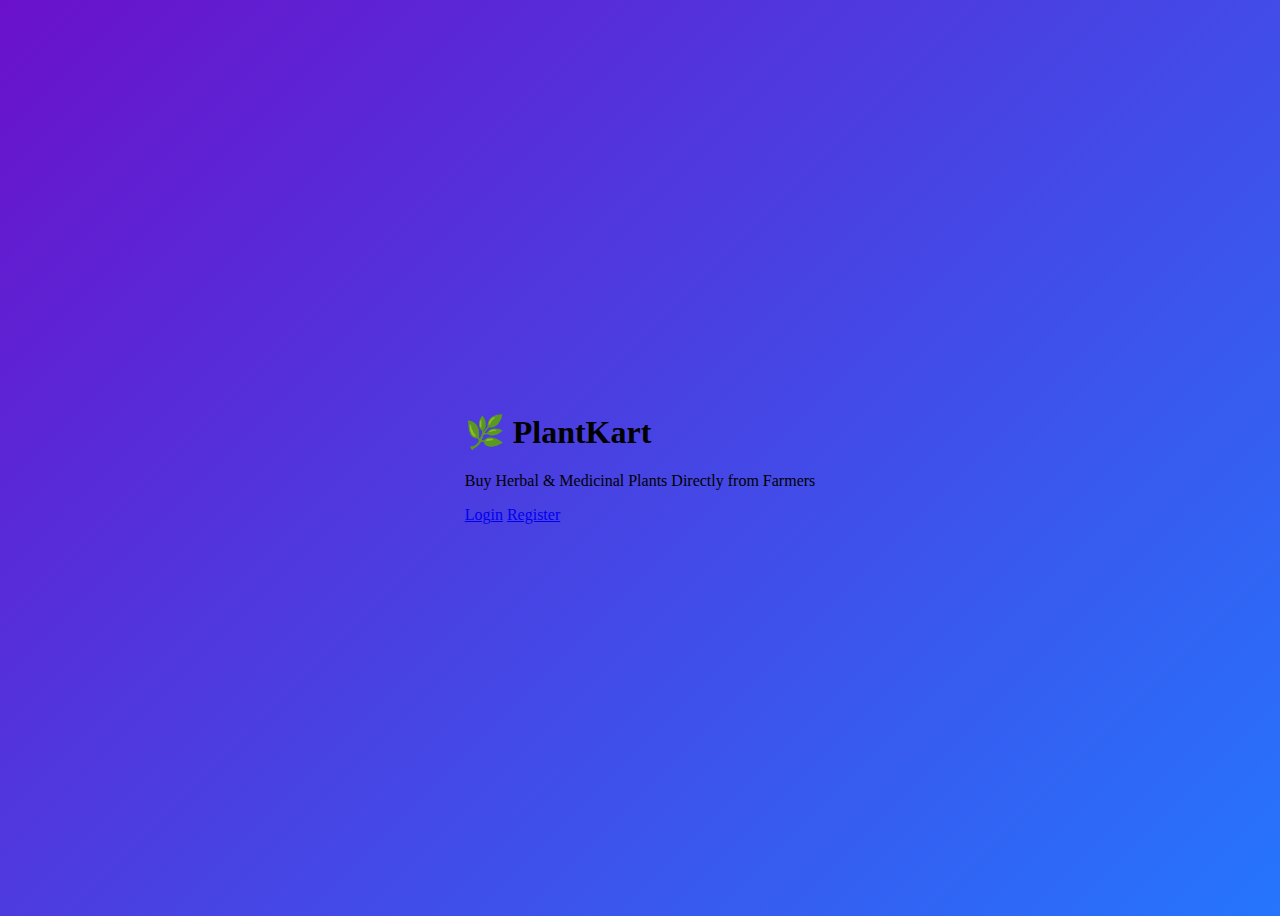
<file: index.html>
<!-- index.html -->
<!DOCTYPE html>
<html lang="en">
<head>
  <meta charset="UTF-8">
  <title>PlantKart – Herbal Marketplace</title>
  <link rel="stylesheet" href="style.css">
</head>
<body>
  <div class="landing-container">
    <div class="overlay">
      <h1>🌿 PlantKart</h1>
      <p>Buy Herbal & Medicinal Plants Directly from Farmers</p>
      <div class="landing-buttons">
        <a href="login.html" class="btn">Login</a>
        <a href="register.html" class="btn">Register</a>
      </div>
    </div>
  </div>
</body>
</html>
</file>
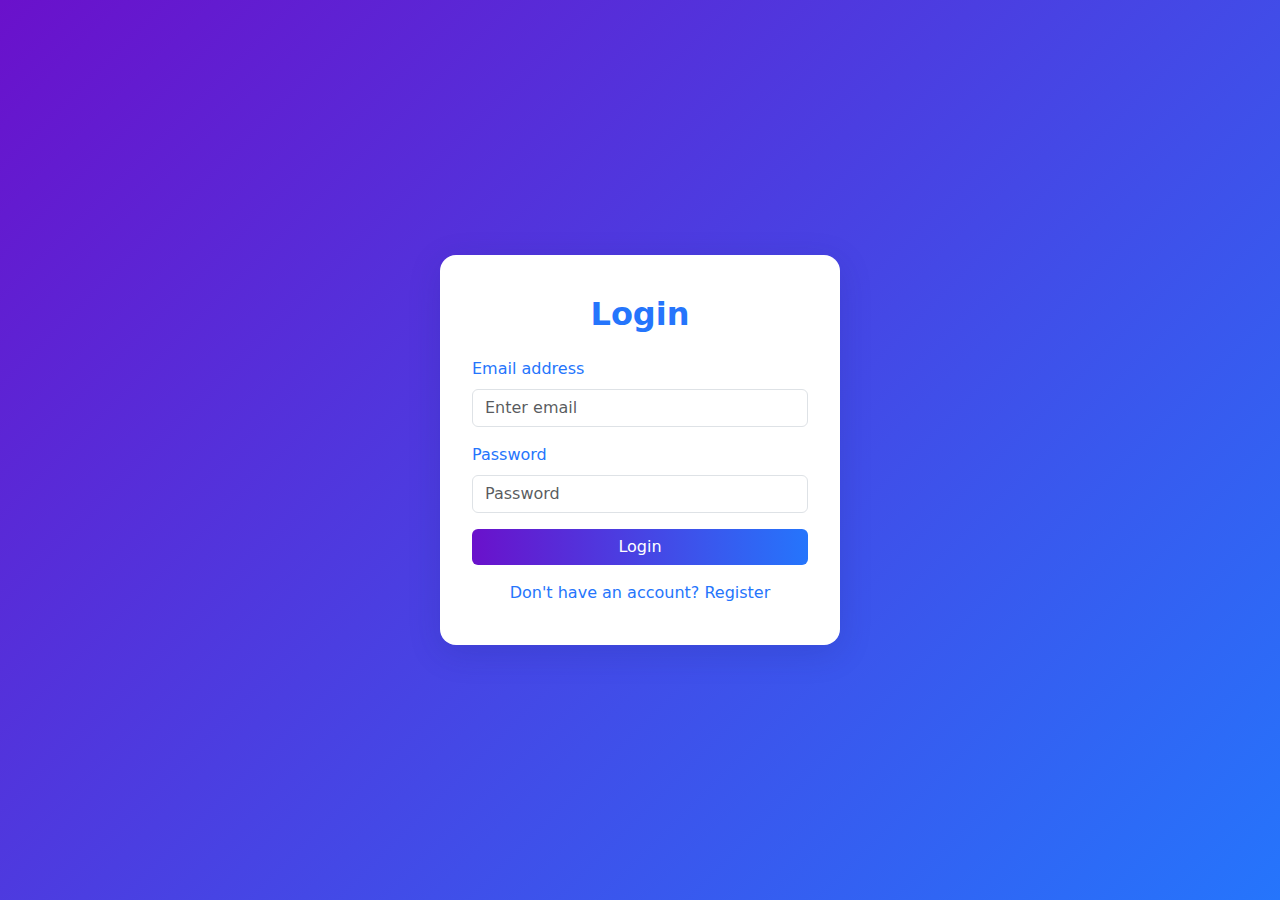
<file: login.html>
<!doctype html>
<html lang="en">
  <head>
    <meta charset="utf-8">
    <meta name="viewport" content="width=device-width, initial-scale=1">
    <title>Login</title>
    <link href="https://cdn.jsdelivr.net/npm/bootstrap@5.3.7/dist/css/bootstrap.min.css" rel="stylesheet">
    <link rel="stylesheet" href="style.css">
  </head>
  <body>
    <div class="login-container">
      <h2 class="login-title">Login</h2>
      <form id="loginForm">
        <div class="mb-3">
          <label for="loginEmail" class="form-label">Email address</label>
          <input type="email" class="form-control" id="loginEmail" placeholder="Enter email" required>
        </div>
        <div class="mb-3">
          <label for="loginPassword" class="form-label">Password</label>
          <input type="password" class="form-control" id="loginPassword" placeholder="Password" required>
        </div>
        <button type="submit" class="btn btn-primary w-100">Login</button>
      </form>
      <a href="register.html" class="register-link">Don't have an account? Register</a>
    </div>
    <script src="https://cdn.jsdelivr.net/npm/bootstrap@5.3.7/dist/js/bootstrap.bundle.min.js"></script>
    <script>
      document.getElementById('loginForm').onsubmit = async function(e) {
        e.preventDefault();
        const email = document.getElementById('loginEmail').value;
        const password = document.getElementById('loginPassword').value;

        const res = await fetch('http://localhost:5000/api/login', {
          method: 'POST',
          headers: { 'Content-Type': 'application/json' },
          body: JSON.stringify({ email, password })
        });
        const data = await res.json();
        alert(data.message);
        if (res.ok) window.location.href = 'dashboard.html';
      };
    </script>
  </body>
</html>
</file>
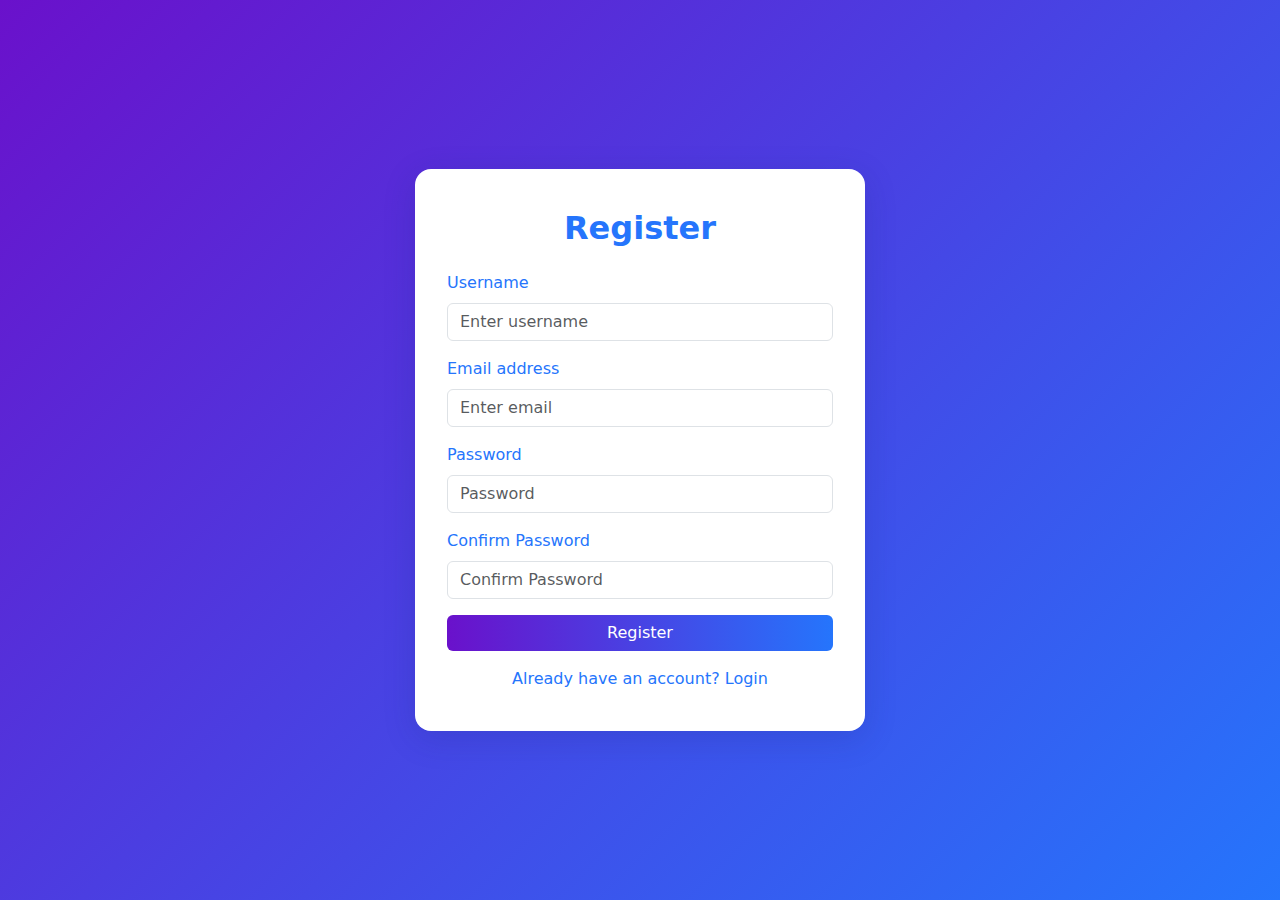
<file: register.html>
<!doctype html>
<html lang="en">
  <head>
    <meta charset="utf-8">
    <meta name="viewport" content="width=device-width, initial-scale=1">
    <title>Register</title>
    <link href="https://cdn.jsdelivr.net/npm/bootstrap@5.3.7/dist/css/bootstrap.min.css" rel="stylesheet">
    <link rel="stylesheet" href="style.css">
  </head>
  <body>
    <div class="register-container">
      <h2 class="register-title">Register</h2>
      <form id="registerForm">
        <div class="mb-3">
          <label for="registerUsername" class="form-label">Username</label>
          <input type="text" class="form-control" id="registerUsername" placeholder="Enter username" required>
        </div>
        <div class="mb-3">
          <label for="registerEmail" class="form-label">Email address</label>
          <input type="email" class="form-control" id="registerEmail" placeholder="Enter email" required>
        </div>
        <div class="mb-3">
          <label for="registerPassword" class="form-label">Password</label>
          <input type="password" class="form-control" id="registerPassword" placeholder="Password" required>
        </div>
        <div class="mb-3">
          <label for="registerConfirmPassword" class="form-label">Confirm Password</label>
          <input type="password" class="form-control" id="registerConfirmPassword" placeholder="Confirm Password" required>
        </div>
        <button type="submit" class="btn btn-primary w-100">Register</button>
      </form>
      <a href="login.html" class="login-link">Already have an account? Login</a>
    </div>
    <script src="https://cdn.jsdelivr.net/npm/bootstrap@5.3.7/dist/js/bootstrap.bundle.min.js"></script>
    <script>
      document.getElementById('registerForm').onsubmit = async function(e) {
        e.preventDefault();
        const username = document.getElementById('registerUsername').value;
        const email = document.getElementById('registerEmail').value;
        const password = document.getElementById('registerPassword').value;
        const confirmPassword = document.getElementById('registerConfirmPassword').value;

        if(password !== confirmPassword) {
          alert("Passwords do not match!");
          return;
        }

        const res = await fetch('http://localhost:5000/api/register', {
          method: 'POST',
          headers: { 'Content-Type': 'application/json' },
          body: JSON.stringify({ username, email, password })
        });
        const data = await res.json();
        alert(data.message);
        if (res.ok) window.location.href = 'login.html';
      };
    </script>
  </body>
</html>
</file>
<file: style.css>
body {
    background: linear-gradient(135deg, #6a11cb 0%, #2575fc 100%);
    min-height: 100vh;
    display: flex;
    align-items: center;
    justify-content: center;
}

.login-container {
    background: #fff;
    border-radius: 16px;
    box-shadow: 0 8px 32px 0 rgba(31, 38, 135, 0.2);
    padding: 2.5rem 2rem;
    max-width: 400px;
    width: 100%;
}

.login-title {
    font-weight: 700;
    color: #2575fc;
    margin-bottom: 1.5rem;
    text-align: center;
}

.register-container {
    background: #fff;
    border-radius: 16px;
    box-shadow: 0 8px 32px 0 rgba(31, 38, 135, 0.2);
    padding: 2.5rem 2rem;
    max-width: 450px;
    width: 100%;
}

.register-title {
    font-weight: 700;
    color: #2575fc;
    margin-bottom: 1.5rem;
    text-align: center;
}

.form-control:focus {
    border-color: #2575fc;
    box-shadow: 0 0 0 0.2rem rgba(37, 117, 252, .25);
}

.btn-primary {
    background: linear-gradient(90deg, #6a11cb 0%, #2575fc 100%);
    border: none;
}

.btn-primary:hover {
    background: linear-gradient(90deg, #2575fc 0%, #6a11cb 100%);
}

.register-link {
    display: block;
    text-align: center;
    margin-top: 1rem;
    color: #2575fc;
    text-decoration: none;
}

.register-link:hover {
    text-decoration: underline;
}

.login-link {
    display: block;
    text-align: center;
    margin-top: 1rem;
    color: #2575fc;
    text-decoration: none;
}

.login-link:hover {
    text-decoration: underline;
}

.dashboard-container {
    background: #fff;
    border-radius: 20px;
    box-shadow: 0 8px 32px 0 rgba(31, 38, 135, 0.2);
    padding: 1.5rem 0.5rem;
    max-width: 96vw;
    width: 100%;
    margin: 2rem auto;
}

.dashboard-title {
    font-weight: 700;
    color: #2575fc;
    margin-bottom: 2rem;
    text-align: center;
}

.form-label {
    font-weight: 500;
    color: #2575fc;
}

.product-image-preview {
    display: block;
    margin: 1rem auto;
    max-width: 420px;
    max-height: 180px;
    border-radius: 10px;
    box-shadow: 0 2px 8px rgba(31, 38, 135, 0.1);
}

.product-card {
    transition: transform 0.2s;
}

.product-card:hover {
    transform: scale(1.05);
}

.product-card img.card-img-top {
    max-width: 420px;
    max-height: 180px;
    object-fit: cover;
    margin: 0.5rem auto;
    display: block;
    border-radius: 10px;
    box-shadow: 0 2px 8px rgba(31, 38, 135, 0.1);
}
</file>
